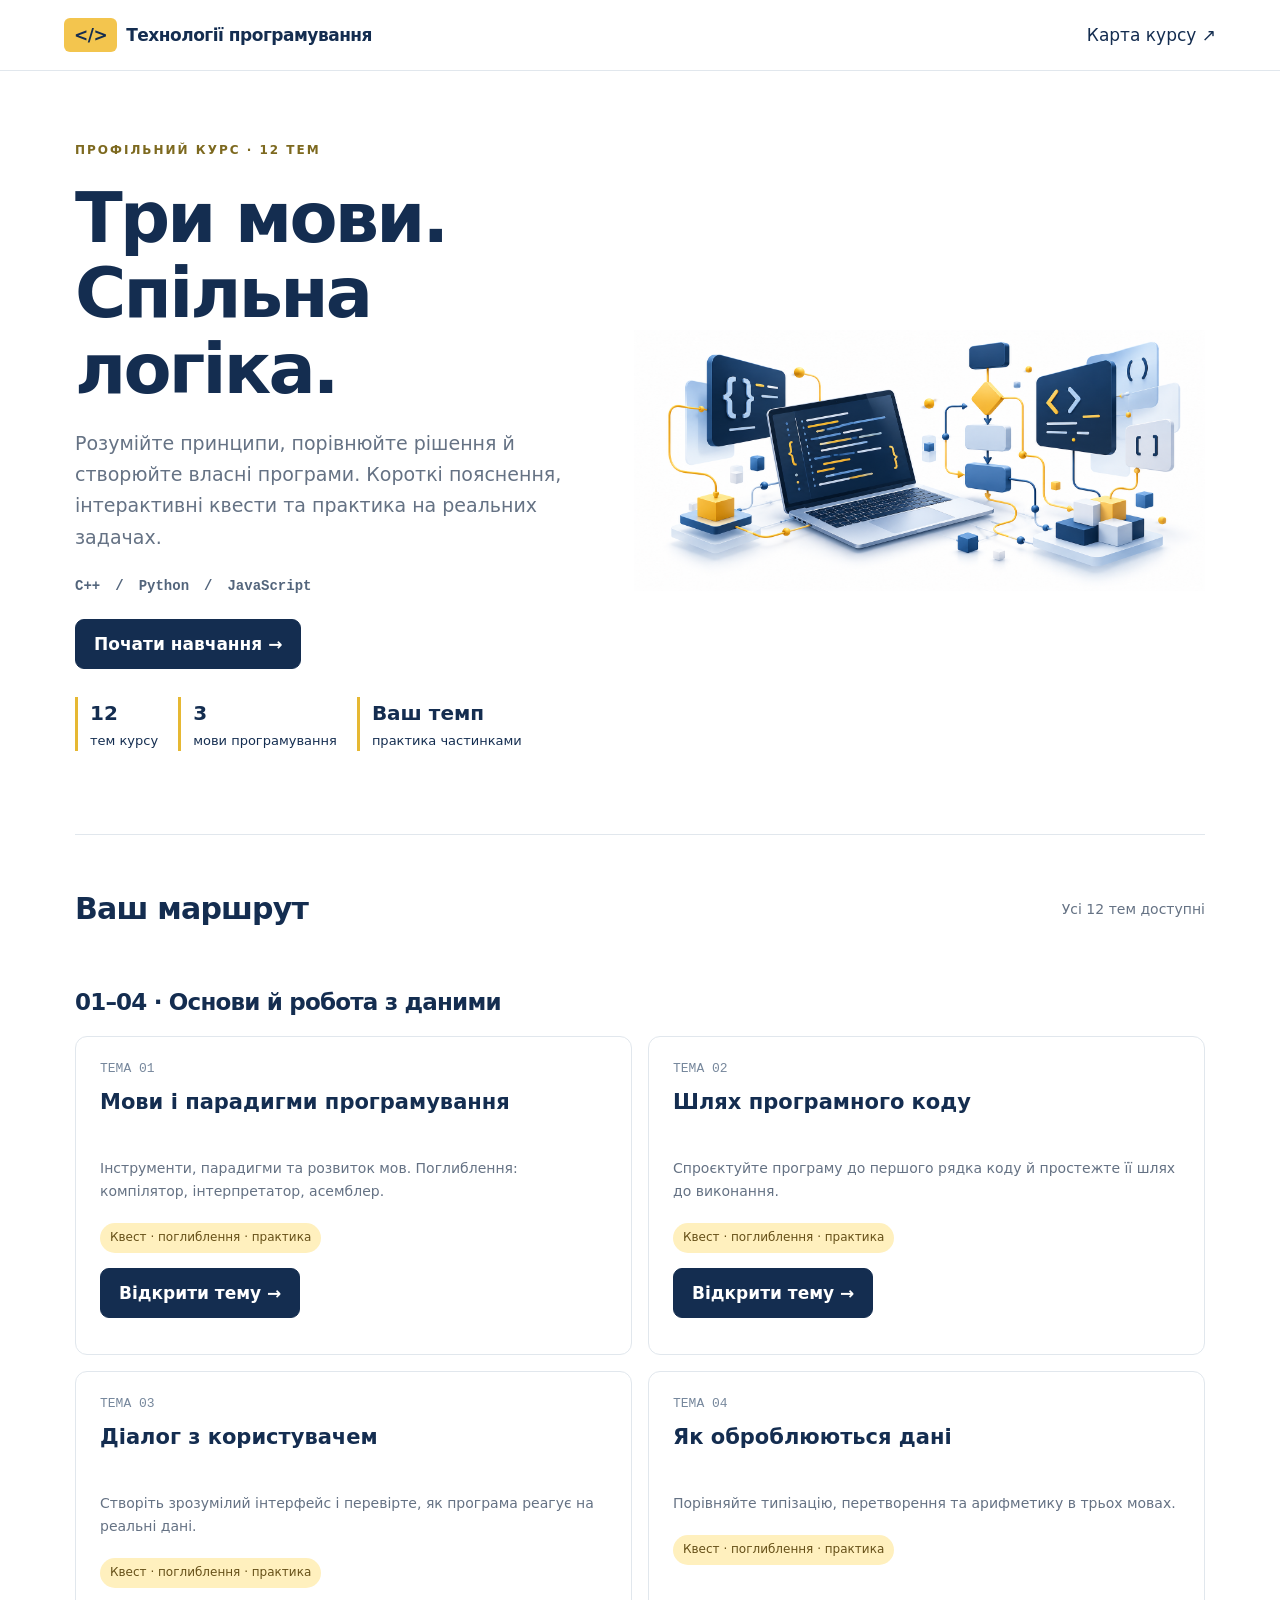
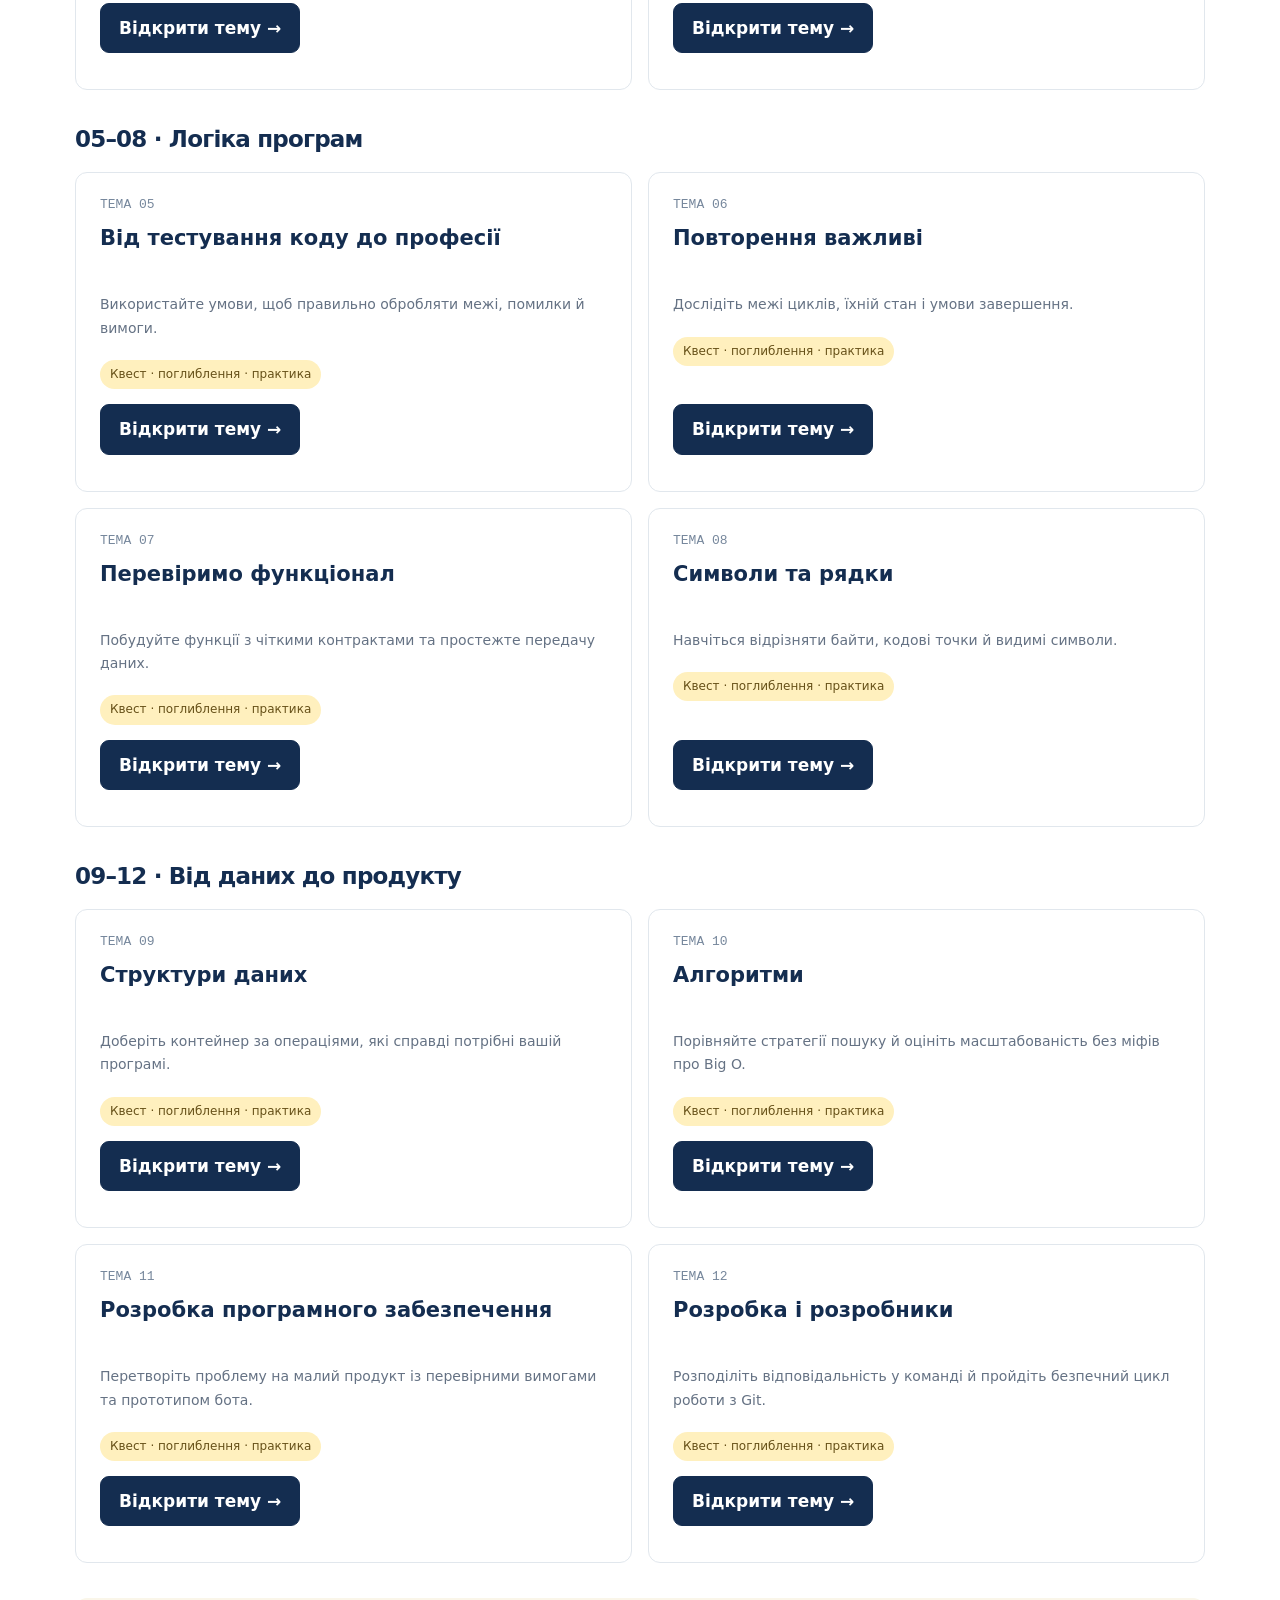
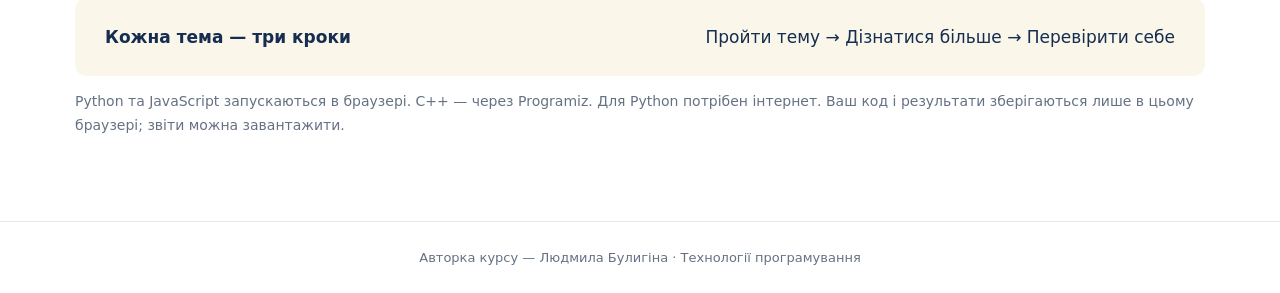
<file: index.html>
<!doctype html><html lang="uk"><head><meta charset="utf-8"><meta name="viewport" content="width=device-width,initial-scale=1"><meta name="description" content="Профільний курс Людмили Булигіної: 12 тем, квести, інтерактиви та практика C++, Python, JavaScript."><title>Технології програмування — Людмила Булигіна</title><link rel="stylesheet" href="assets/style.css"></head><body><header><a class="brand" href="index.html"><span class="mark">&lt;/&gt;</span>Технології програмування</a><a href="#course">Карта курсу ↗</a></header><main><section class="hero"><div><div class="eyebrow">Профільний курс · 12 тем</div><h1>Три мови.<br>Спільна логіка.</h1><p class="lead">Розумійте принципи, порівнюйте рішення й створюйте власні програми. Короткі пояснення, інтерактивні квести та практика на реальних задачах.</p><div class="languages"><span>C++</span><span> / </span><span>Python</span><span> / </span><span>JavaScript</span></div><a class="btn primary" href="lesson-01/index.html">Почати навчання →</a><div class="welcome-points"><div><b>12</b>тем курсу</div><div><b>3</b>мови програмування</div><div><b>Ваш темп</b>практика частинками</div></div></div><img src="hero.png" alt="Ноутбук із кодом і пов’язані блоки алгоритму в синіх та золотистих кольорах"></section><section id="course"><div class="sectionhead"><h2>Ваш маршрут</h2><span class="muted small">Усі 12 тем доступні</span></div><section class="coursegroup"><h2>01–04 · Основи й робота з даними</h2><div class="grid"><article class="card"><span class="num">ТЕМА 01</span><h3>Мови і парадигми програмування</h3><p class="muted">Інструменти, парадигми та розвиток мов. Поглиблення: компілятор, інтерпретатор, асемблер.</p><span class="tag ready">Квест · поглиблення · практика</span><a class="btn primary" href="lesson-01/index.html">Відкрити тему →</a><span class="mini-progress" data-progress="1"></span></article><article class="card"><span class="num">ТЕМА 02</span><h3>Шлях програмного коду</h3><p class="muted">Спроєктуйте програму до першого рядка коду й простежте її шлях до виконання.</p><span class="tag ready">Квест · поглиблення · практика</span><a class="btn primary" href="lesson-02/index.html">Відкрити тему →</a><span class="mini-progress" data-progress="2"></span></article><article class="card"><span class="num">ТЕМА 03</span><h3>Діалог з користувачем</h3><p class="muted">Створіть зрозумілий інтерфейс і перевірте, як програма реагує на реальні дані.</p><span class="tag ready">Квест · поглиблення · практика</span><a class="btn primary" href="lesson-03/index.html">Відкрити тему →</a><span class="mini-progress" data-progress="3"></span></article><article class="card"><span class="num">ТЕМА 04</span><h3>Як оброблюються дані</h3><p class="muted">Порівняйте типізацію, перетворення та арифметику в трьох мовах.</p><span class="tag ready">Квест · поглиблення · практика</span><a class="btn primary" href="lesson-04/index.html">Відкрити тему →</a><span class="mini-progress" data-progress="4"></span></article></div></section><section class="coursegroup"><h2>05–08 · Логіка програм</h2><div class="grid"><article class="card"><span class="num">ТЕМА 05</span><h3>Від тестування коду до професії</h3><p class="muted">Використайте умови, щоб правильно обробляти межі, помилки й вимоги.</p><span class="tag ready">Квест · поглиблення · практика</span><a class="btn primary" href="lesson-05/index.html">Відкрити тему →</a><span class="mini-progress" data-progress="5"></span></article><article class="card"><span class="num">ТЕМА 06</span><h3>Повторення важливі</h3><p class="muted">Дослідіть межі циклів, їхній стан і умови завершення.</p><span class="tag ready">Квест · поглиблення · практика</span><a class="btn primary" href="lesson-06/index.html">Відкрити тему →</a><span class="mini-progress" data-progress="6"></span></article><article class="card"><span class="num">ТЕМА 07</span><h3>Перевіримо функціонал</h3><p class="muted">Побудуйте функції з чіткими контрактами та простежте передачу даних.</p><span class="tag ready">Квест · поглиблення · практика</span><a class="btn primary" href="lesson-07/index.html">Відкрити тему →</a><span class="mini-progress" data-progress="7"></span></article><article class="card"><span class="num">ТЕМА 08</span><h3>Символи та рядки</h3><p class="muted">Навчіться відрізняти байти, кодові точки й видимі символи.</p><span class="tag ready">Квест · поглиблення · практика</span><a class="btn primary" href="lesson-08/index.html">Відкрити тему →</a><span class="mini-progress" data-progress="8"></span></article></div></section><section class="coursegroup"><h2>09–12 · Від даних до продукту</h2><div class="grid"><article class="card"><span class="num">ТЕМА 09</span><h3>Структури даних</h3><p class="muted">Доберіть контейнер за операціями, які справді потрібні вашій програмі.</p><span class="tag ready">Квест · поглиблення · практика</span><a class="btn primary" href="lesson-09/index.html">Відкрити тему →</a><span class="mini-progress" data-progress="9"></span></article><article class="card"><span class="num">ТЕМА 10</span><h3>Алгоритми</h3><p class="muted">Порівняйте стратегії пошуку й оцініть масштабованість без міфів про Big O.</p><span class="tag ready">Квест · поглиблення · практика</span><a class="btn primary" href="lesson-10/index.html">Відкрити тему →</a><span class="mini-progress" data-progress="10"></span></article><article class="card"><span class="num">ТЕМА 11</span><h3>Розробка програмного забезпечення</h3><p class="muted">Перетворіть проблему на малий продукт із перевірними вимогами та прототипом бота.</p><span class="tag ready">Квест · поглиблення · практика</span><a class="btn primary" href="lesson-11/index.html">Відкрити тему →</a><span class="mini-progress" data-progress="11"></span></article><article class="card"><span class="num">ТЕМА 12</span><h3>Розробка і розробники</h3><p class="muted">Розподіліть відповідальність у команді й пройдіть безпечний цикл роботи з Git.</p><span class="tag ready">Квест · поглиблення · практика</span><a class="btn primary" href="lesson-12/index.html">Відкрити тему →</a><span class="mini-progress" data-progress="12"></span></article></div></section></section><div class="strip"><strong>Кожна тема — три кроки</strong><span>Пройти тему → Дізнатися більше → Перевірити себе</span></div><p class="small muted">Python та JavaScript запускаються в браузері. C++ — через Programiz. Для Python потрібен інтернет. Ваш код і результати зберігаються лише в цьому браузері; звіти можна завантажити.</p></main><footer>Авторка курсу — Людмила Булигіна · Технології програмування</footer><script>let progress={};try{progress=JSON.parse(localStorage.getItem('tech-v2')||'{}')}catch{}document.querySelectorAll('[data-progress]').forEach(e=>{const n=e.dataset.progress;const marks=[];if(progress['done'+n])marks.push('Квест пройдено ✓');if(progress['score'+n]!=null)marks.push('Самоперевірка '+progress['score'+n]+'/4');if(n==='1'){try{if(JSON.parse(localStorage.getItem('tech-progress')||'{}').quest)marks.push('Квест пройдено ✓')}catch{}}e.textContent=marks.join(' · ')});</script></body></html>
</file>
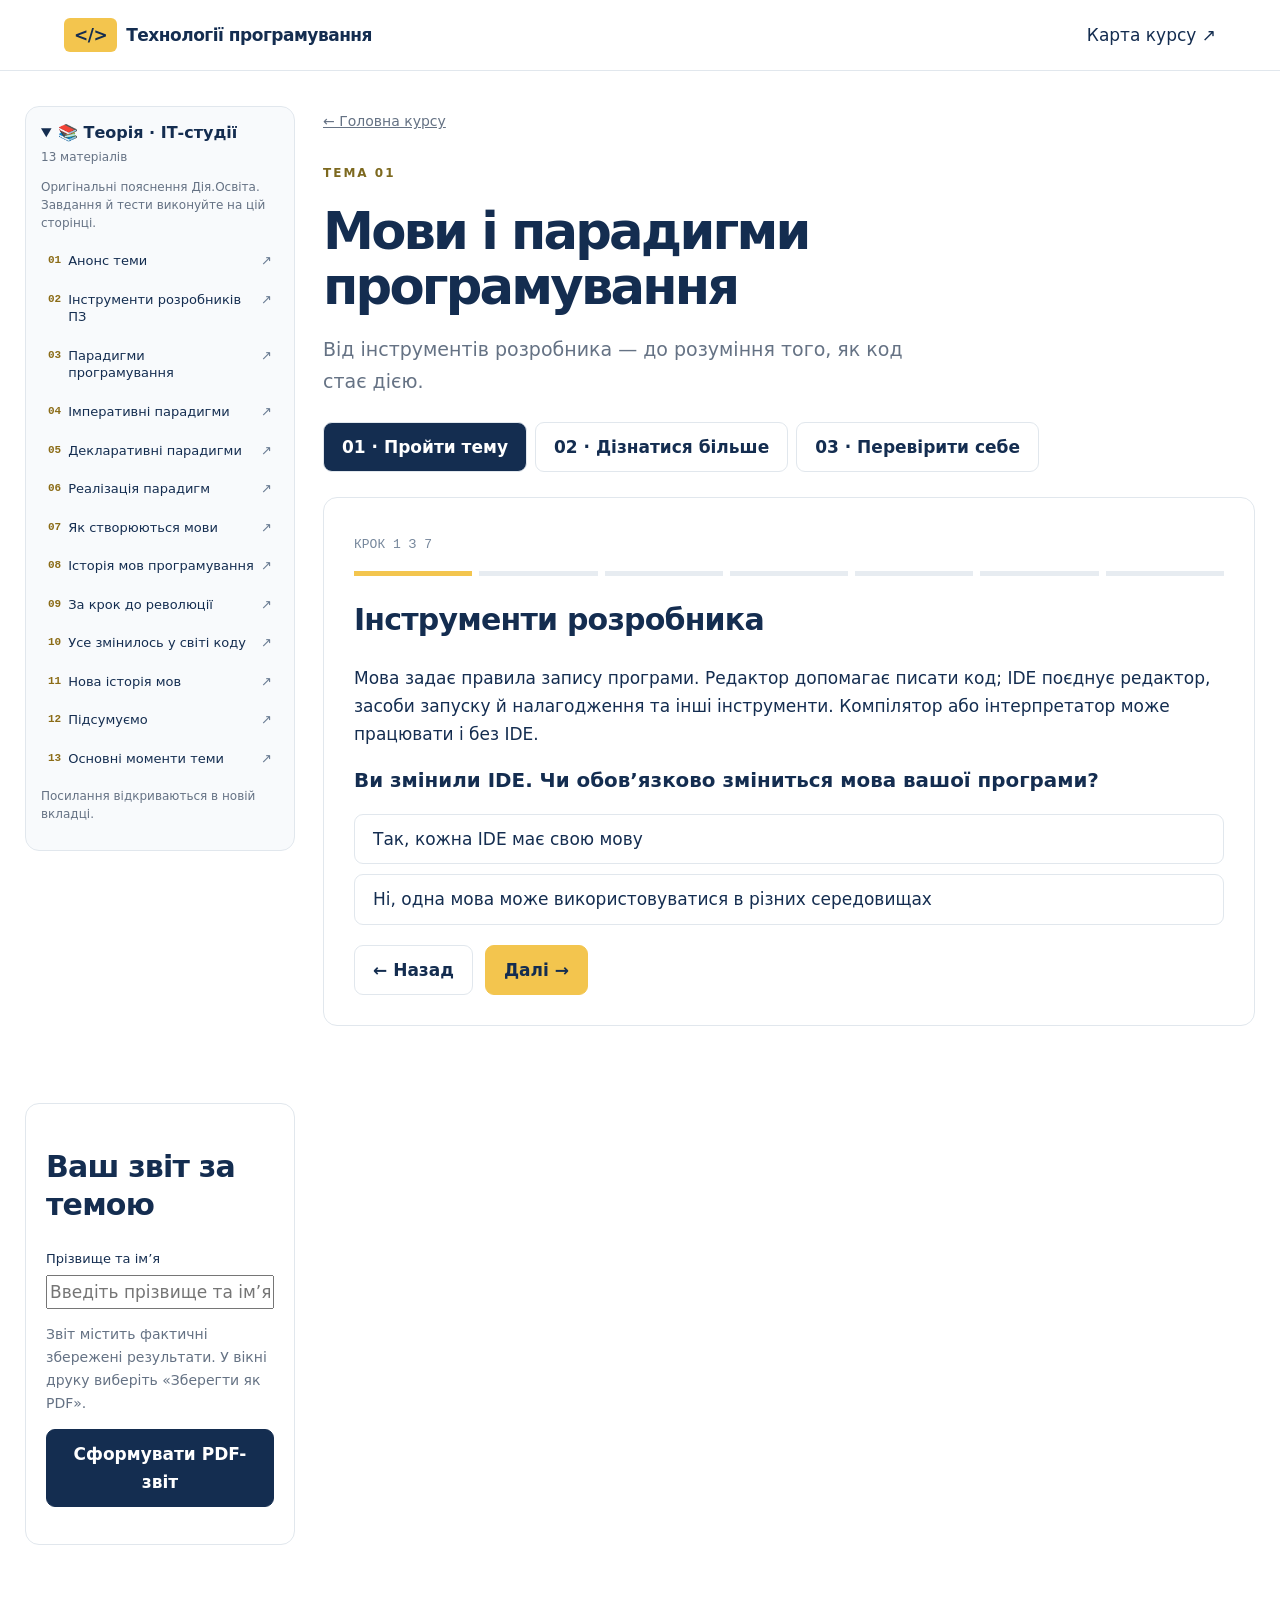
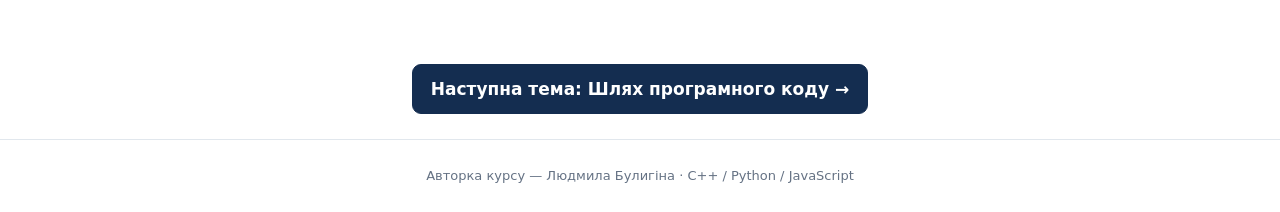
<file: lesson-01/index.html>
<!doctype html><html lang="uk"><meta charset="utf-8"><meta name="viewport" content="width=device-width,initial-scale=1"><title>Технології програмування — Людмила Булигіна</title><style>
:root{--navy:#142d50;--gold:#f3c54e;--muted:#657284;--line:#e1e7ed}*{box-sizing:border-box}body{margin:0;font:17px/1.65 system-ui,sans-serif;color:var(--navy);background:#fff}button,a,input,textarea,select{font:inherit}button,a{touch-action:manipulation}button,.btn{cursor:pointer;border:1px solid var(--line);border-radius:9px;padding:10px 18px;background:white;color:var(--navy);text-decoration:none;display:inline-block;font-weight:650}button:hover,.btn:hover{border-color:var(--navy);transform:translateY(-1px)}button:focus-visible,a:focus-visible{outline:3px solid #d9a715;outline-offset:3px}.primary{background:var(--navy);color:white;border-color:var(--navy)}.gold{background:var(--gold);border-color:var(--gold)}header{border-bottom:1px solid var(--line);padding:21px max(5%,calc((100% - 1180px)/2));display:flex;justify-content:space-between;align-items:center;gap:15px}header a{color:inherit;text-decoration:none}.brand{font-weight:800;letter-spacing:-.5px}.mark{background:var(--gold);padding:7px 10px;border-radius:6px;margin-right:9px}main{max-width:1180px;margin:auto;padding:35px 25px 70px}.hero{display:grid;grid-template-columns:1.1fr .9fr;align-items:center;gap:40px;padding:35px 0 55px}.eyebrow{text-transform:uppercase;letter-spacing:2px;font-size:12px;font-weight:800;color:#7d691f}h1{font-size:clamp(40px,5.8vw,70px);line-height:1.08;letter-spacing:-2.8px;margin:20px 0}h2{font-size:30px;line-height:1.25;letter-spacing:-.8px}h3{line-height:1.35}.lead{color:var(--muted);max-width:580px;font-size:19px}.hero img{width:100%;max-height:380px;object-fit:contain}.languages{display:flex;gap:15px;margin:25px 0;color:#53657c;font:600 14px monospace}.sectionhead{display:flex;justify-content:space-between;align-items:center;border-top:1px solid var(--line);padding-top:30px}.muted{color:var(--muted)}.grid{display:grid;grid-template-columns:repeat(2,1fr);gap:16px}.card{border:1px solid var(--line);padding:24px;border-radius:12px;position:relative}.card.active{background:#f5f8fc;border-color:#c9d5e2}.num{font:500 13px monospace;color:#76879c}.card h3{margin:12px 0}.tag{font-size:12px;background:#eef2f6;border-radius:20px;padding:5px 10px;display:inline-block}.tag.ready{background:#fff0be;color:#665018}.card a{margin-top:14px}.arrow{float:right}.strip{margin-top:35px;background:#faf6e9;padding:25px 30px;border-radius:12px;display:flex;justify-content:space-between;gap:30px}.tabs{display:flex;gap:8px;flex-wrap:wrap;margin:25px 0}.tabs button[aria-selected=true]{background:var(--navy);color:white}.panel{border:1px solid var(--line);border-radius:14px;padding:30px;margin-bottom:25px}.stepbar{display:flex;gap:7px;margin:15px 0}.stepbar span{height:5px;background:#e7ecf1;flex:1}.stepbar .done{background:var(--gold)}.options{display:grid;gap:10px;margin:20px 0}.options button{text-align:left;font-weight:500}.feedback{padding:13px 16px;background:#f4f7fa;margin-top:16px;border-radius:8px;min-height:50px}.success{color:#176849}.error{color:#a43e29}.row{display:flex;gap:12px;align-items:center;flex-wrap:wrap}.runners{display:grid;grid-template-columns:repeat(3,1fr);gap:15px}.runner{border:1px solid var(--line);border-radius:10px;overflow:hidden}.runner h3{padding:15px;margin:0;background:#f2f5f8}.runner .inside{padding:14px}textarea.code{background:#14283f;color:#eff5fd;font:14px/1.6 monospace;width:100%;min-height:220px;resize:vertical;padding:14px;border:0;border-radius:7px;tab-size:4}textarea.stdin{width:100%;height:70px;border:1px solid var(--line);border-radius:7px;padding:8px;font:14px monospace}pre.output{white-space:pre-wrap;overflow-wrap:anywhere;background:#f0f4f8;min-height:70px;padding:12px;font-size:14px}label{display:block;font-size:13px;margin:12px 0 5px}progress{width:100%;accent-color:#d9aa20}.tokens{display:flex;gap:10px;flex-wrap:wrap;margin:20px 0}.token{background:#fff6d5}.drop{border:2px dashed #bac8d9;padding:20px;border-radius:10px;min-height:100px;margin:12px 0}.token.chosen{outline:3px solid #c4981a}.path{background:#f3f6fa;padding:18px;border-left:4px solid var(--gold);margin:20px 0;font-weight:650}.small{font-size:14px}.hidden{display:none!important}footer{border-top:1px solid var(--line);padding:25px;color:#657284;font-size:13px;text-align:center}details{border-bottom:1px solid var(--line);padding:16px 0}summary{cursor:pointer;font-weight:650}@media(max-width:760px){.hero{grid-template-columns:1fr;gap:0;padding-top:5px}.hero img{max-height:230px;grid-row:2}.grid,.runners{grid-template-columns:1fr}h1{letter-spacing:-1.5px}.strip{display:block}header{font-size:13px;padding:15px}.panel{padding:20px}main{padding:25px 18px}.sectionhead{display:block}}

/* Панель джерел ІТ-студій: лише урок 01 */
#lesson-layout{max-width:1320px}body.lesson-active #lesson-layout{display:grid;grid-template-columns:minmax(230px,270px) minmax(0,1fr);gap:28px;align-items:start}#app{min-width:0}.it-theory{display:none}body.lesson-active .it-theory{display:block;position:sticky;top:14px;max-height:calc(100vh - 28px);overflow:auto;border:1px solid var(--line);border-radius:14px;background:#f8fafc;padding:15px}.it-theory details{padding:0;border:0}.it-theory summary{font-size:16px;line-height:1.4}.it-count{display:block;color:var(--muted);font-size:12px;font-weight:500;margin:5px 0}.it-note{font-size:12px;color:var(--muted);line-height:1.5;margin:12px 0}.it-links{display:flex;flex-direction:column;gap:5px}.it-links a{display:flex;align-items:start;gap:7px;color:var(--navy);padding:8px 7px;text-decoration:none;border-radius:7px;font-size:13px;line-height:1.35}.it-links a:hover,.it-links a:focus-visible{background:#e7eef7}.it-links a span:last-child{margin-left:auto;color:#687a91}.it-num{color:#8b6c17;font:600 11px monospace;padding-top:2px}@media(max-width:900px){body.lesson-active #lesson-layout{display:block}.it-theory{position:static!important;max-height:none!important;margin-bottom:22px}.it-theory details:not([open]){padding-bottom:0}.it-links a{font-size:14px}}@media print{.it-theory{display:none!important}body.lesson-active #lesson-layout{display:block}}
</style><header><a class="brand" href="../index.html"><span class="mark">&lt;/&gt;</span>Технології програмування</a><a href="../index.html#course">Карта курсу ↗</a></header><main id="lesson-layout"><aside id="it-theory" class="it-theory" aria-label="Теорія ІТ-студій"><details open><summary>📚 Теорія · ІТ-студії <span class="it-count">13 матеріалів</span></summary><p class="it-note">Оригінальні пояснення Дія.Освіта. Завдання й тести виконуйте на цій сторінці.</p><nav class="it-links"><a href="https://it-osvita.diia.gov.ua/task/item/d7fa5f1d-0c88-401a-8a77-02b778d18135" target="_blank" rel="noopener noreferrer"><span class="it-num">01</span>Анонс теми<span aria-hidden="true">↗</span></a><a href="https://it-osvita.diia.gov.ua/task/item/9e5805eb-7066-49fe-bd6a-d29b8d3475ae" target="_blank" rel="noopener noreferrer"><span class="it-num">02</span>Інструменти розробників ПЗ<span aria-hidden="true">↗</span></a><a href="https://it-osvita.diia.gov.ua/task/item/2cc9e6a6-c4f1-4667-a7c1-9237d8a1138e" target="_blank" rel="noopener noreferrer"><span class="it-num">03</span>Парадигми програмування<span aria-hidden="true">↗</span></a><a href="https://it-osvita.diia.gov.ua/task/item/f9ad5381-49ab-400c-b254-e231c1d52c80" target="_blank" rel="noopener noreferrer"><span class="it-num">04</span>Імперативні парадигми<span aria-hidden="true">↗</span></a><a href="https://it-osvita.diia.gov.ua/task/item/d39000cd-c99f-49b0-aea5-e3320e5c5a82" target="_blank" rel="noopener noreferrer"><span class="it-num">05</span>Декларативні парадигми<span aria-hidden="true">↗</span></a><a href="https://it-osvita.diia.gov.ua/task/item/6688f7c9-849e-4d02-8fab-a560fe509482" target="_blank" rel="noopener noreferrer"><span class="it-num">06</span>Реалізація парадигм<span aria-hidden="true">↗</span></a><a href="https://it-osvita.diia.gov.ua/task/item/b13b9f86-dde6-40f0-ab25-3ea6ae072c68" target="_blank" rel="noopener noreferrer"><span class="it-num">07</span>Як створюються мови<span aria-hidden="true">↗</span></a><a href="https://it-osvita.diia.gov.ua/task/item/0cccb676-da75-44e3-8ef8-c4c3eaf1c70f" target="_blank" rel="noopener noreferrer"><span class="it-num">08</span>Історія мов програмування<span aria-hidden="true">↗</span></a><a href="https://it-osvita.diia.gov.ua/task/item/9db403ed-1060-4a69-9aeb-e84e648e3a6d" target="_blank" rel="noopener noreferrer"><span class="it-num">09</span>За крок до революції<span aria-hidden="true">↗</span></a><a href="https://it-osvita.diia.gov.ua/task/item/b62049de-4055-416d-8300-cb2e9b04ee7c" target="_blank" rel="noopener noreferrer"><span class="it-num">10</span>Усе змінилось у світі коду<span aria-hidden="true">↗</span></a><a href="https://it-osvita.diia.gov.ua/task/item/1a546d6f-0647-4add-aedb-2e8a10f74b3e" target="_blank" rel="noopener noreferrer"><span class="it-num">11</span>Нова історія мов<span aria-hidden="true">↗</span></a><a href="https://it-osvita.diia.gov.ua/task/item/0ef4bb1c-27c2-4353-938e-68d464c2a52e" target="_blank" rel="noopener noreferrer"><span class="it-num">12</span>Підсумуємо<span aria-hidden="true">↗</span></a><a href="https://it-osvita.diia.gov.ua/task/item/26db821c-c9a6-40e3-82f1-5fb8e3553255" target="_blank" rel="noopener noreferrer"><span class="it-num">13</span>Основні моменти теми<span aria-hidden="true">↗</span></a></nav><p class="it-note">Посилання відкриваються в новій вкладці.</p></details></aside><div id="app"></div></main><div style="text-align:center;margin:25px"><a class="btn primary" href="../lesson-02/index.html">Наступна тема: Шлях програмного коду →</a></div><footer>Авторка курсу — Людмила Булигіна · C++ / Python / JavaScript</footer><script>
const titles=['Мови і парадигми програмування','Шлях програмного коду','Діалог з користувачем','Типи даних','Від тестування коду до професії','Повторення важливі','Перевіримо функціонал','Символи і рядки','Структури даних','Алгоритми'];
const $=s=>document.querySelector(s);const app=$('#app');let step=0,tab='quest',passed=false;let saved={};try{saved=JSON.parse(localStorage.getItem('tech-progress')||'{}')}catch{}function persist(){try{localStorage.setItem('tech-progress',JSON.stringify(saved))}catch{}}const esc=s=>s.replaceAll('&','&amp;').replaceAll('<','&lt;').replaceAll('>','&gt;');
function home(){document.body.classList.remove('lesson-active');app.innerHTML=`<section class="hero"><div><div class="eyebrow">Профільний курс · 10 тем</div><h1>Три мови.<br>Спільна логіка.</h1><p class="lead">Зрозумійте принципи програмування й навчіться бачити їх у різному коді. Від першої команди — до усвідомленого вибору інструментів.</p><div class="languages"><span>C++</span><span> / </span><span>Python</span><span> / </span><span>JavaScript</span></div><a class="btn primary" href="#lesson-1">Почати навчання →</a></div><img src="../hero.png" alt="Ноутбук із кодом і поєднані блоки алгоритму в синіх та золотистих кольорах"></section><section id="course"><div class="sectionhead"><h2>Ваш маршрут</h2><span class="muted small">01 / 10 тем доступно</span></div><div class="grid">${titles.map((t,i)=>`<article class="card ${i===0?'active':''}"><span class="num">ТЕМА ${String(i+1).padStart(2,'0')}</span><span class="arrow">${i===0?'↗':'○'}</span><h3>${t}</h3><span class="tag ${i===0?'ready':''}">${i===0?(saved.quest?'Квест пройдено':'Доступна для навчання'):'Інтерактиви готуються'}</span>${i===0?'<br><a class="btn primary" href="#lesson-1">Відкрити тему →</a>':''}</article>`).join('')}</div></section><div class="strip"><strong>Навчайтеся частинками</strong><span>Пройти тему → Дізнатися більше → Перевірити себе</span></div>`;}
const steps=[{title:'Інструменти розробника',text:'Мова задає правила запису програми. Редактор допомагає писати код; IDE поєднує редактор, засоби запуску й налагодження та інші інструменти. Компілятор або інтерпретатор може працювати і без IDE.',q:'Ви змінили IDE. Чи обов’язково зміниться мова вашої програми?',opts:['Так, кожна IDE має свою мову','Ні, одна мова може використовуватися в різних середовищах'],answer:1,why:'IDE — інструмент роботи. Мова та середовище розробки — різні поняття.'},{title:'Високий і низький рівень',text:'Високорівневі мови приховують багато деталей апаратури. C++, Python і JavaScript — високорівневі мови, хоча рівень абстракції різниться. Мова асемблера пов’язана з конкретною архітектурою; асемблер — програма, яка перекладає її інструкції.',q:'Що правильно названо програмою-перекладачем?',opts:['Мова асемблера','Асемблер'],answer:1,why:'Не плутайте мову асемблера з інструментом її перекладу.'},{title:'Як чи що?',text:'Імперативний підхід описує кроки та зміни стану. Декларативний описує потрібний результат або умови. Наприклад, цикл, що відбирає дорослих користувачів, задає кроки; запит SQL із WHERE age >= 18 задає умову відбору.',q:'SELECT name FROM users WHERE age >= 18 — який підхід ілюструє цей запит?',opts:['Імперативний','Декларативний'],answer:1,why:'Запит описує потрібні дані. Спосіб їх отримання обирає система керування базою даних.'},{title:'Парадигми можна поєднувати',text:'Структурний підхід організовує керування через послідовність, розгалуження й цикли. ООП об’єднує дані та поведінку в об’єктах. Функціональний стиль спирається на композицію функцій і зменшує зміни стану. Логічний — на факти й правила. C++, Python і JavaScript підтримують кілька підходів.',q:'У Python є функції. Чи означає це, що будь-яка Python-програма є функціональною?',opts:['Так, достатньо оголосити функцію','Ні, важливий спосіб організації обчислень'],answer:1,why:'Наявність функцій сама по собі не визначає парадигму програми.'},{title:'Hello, World — спільний експеримент',text:'Коротка програма привітання перевіряє весь шлях: запис коду, запуск та виведення. Традицію популяризувала книжка The C Programming Language (1978). Нижче порівняйте однакову дію трьома мовами.',q:'Що перевіряє успішний запуск Hello, World?',opts:['Що середовище може виконати цю просту програму й показати результат','Що будь-яка наступна програма не матиме помилок'],answer:0,why:'Це перша перевірка працездатності середовища, а не доказ правильності всіх програм.'},{title:'Чому з’являються нові мови?',text:'Мови розвиваються разом із задачами: Fortran — наукові обчислення (1957), C — системне програмування (1972), C++ — розвиток ідей C та абстракцій (1980-ті), Python — читабельність і універсальність (1991), JavaScript — взаємодія у вебі (1995). Старі мови можуть залишатися корисними десятиліттями.',q:'Команда обирає мову для проєкту. Який аргумент найсильніший?',opts:['Вона найновіша','Вона пасує до задачі, платформи, бібліотек і досвіду команди'],answer:1,why:'Вибір мови залежить від контексту. Один рейтинг не визначає найкращий інструмент.'},{title:'Як створюють мову',text:'У типовому інструменті обробки мови лексичний аналіз виділяє токени, синтаксичний — будує структуру, а семантичний перевіряє зміст. Далі можливі генерація іншого коду або виконання. Навчальна мова може перекладатися, наприклад, у JavaScript; це лише один можливий шлях.',q:'Парсер побудував дерево програми. Чи означає це, що програма вже виконана?',opts:['Так','Ні, аналіз структури та виконання — різні етапи'],answer:1,why:'Коректна структура ще не гарантує правильного змісту або успішного виконання.'}];
function lesson(){document.body.classList.add('lesson-active');app.innerHTML=`<a href="../index.html" class="small muted">← Головна курсу</a><div class="eyebrow" style="margin-top:30px">Тема 01</div><h1 style="font-size:clamp(32px,4vw,52px)">Мови і парадигми<br>програмування</h1><p class="lead">Від інструментів розробника — до розуміння того, як код стає дією.</p><div class="tabs" role="tablist">${[['quest','01 · Пройти тему'],['more','02 · Дізнатися більше'],['test','03 · Перевірити себе']].map(([id,t])=>`<button role="tab" aria-selected="${tab===id}" onclick="setTab('${id}')">${t}</button>`).join('')}</div><div id="content"></div>`;renderTab()}
function setTab(t){tab=t;lesson()}function renderTab(){if(tab==='quest')quest();if(tab==='more')more();if(tab==='test')test()}
function quest(){const s=steps[step];passed=false;$('#content').innerHTML=`<div class="panel"><span class="num">КРОК ${step+1} З ${steps.length}</span><div class="stepbar">${steps.map((_,i)=>`<span class="${i<=step?'done':''}"></span>`).join('')}</div><h2>${s.title}</h2><p>${s.text}</p><h3>${s.q}</h3><div class="options">${s.opts.map((o,i)=>`<button onclick="answer(${i})">${o}</button>`).join('')}</div><div id="feedback" role="status"></div><div class="row" style="margin-top:20px"><button onclick="move(-1)" ${step===0?'disabled':''}>← Назад</button><button id="next" class="gold" onclick="move(1)" disabled>${step===steps.length-1?'Завершити квест ✓':'Далі →'}</button></div></div>${step===4?runnerHTML():''}`;if(step===4)initRunners()}
function answer(i){passed=i===steps[step].answer;$('#feedback').className='feedback '+(passed?'success':'error');$('#feedback').textContent=(passed?'✓ Правильно. ':'Спробуйте ще. ')+steps[step].why;$('#next').disabled=!passed}function move(n){if(n>0&&!passed)return;if(step+n>=steps.length){saved.quest=true;persist();$('#content').innerHTML='<div class="panel"><h2>Квест пройдено ✓</h2><p>Ви розрізняєте мову, інструменти й парадигми. Тепер дослідіть шлях виконання коду.</p><button class="gold" onclick="setTab(\'more\')">Дізнатися більше →</button></div>';return}step+=n;quest()}
function more(){$('#content').innerHTML=`<div class="panel"><span class="eyebrow">За запитом учениці</span><h2>Що відбувається після Run?</h2><p><b>Компілятор</b> перекладає програму в інше подання: машинний код, байткод або іншу мову. <b>Інтерпретатор</b> виконує програму чи її проміжне подання. <b>Асемблер</b> перекладає інструкції мови асемблера в машинний код, зазвичай у складі об’єктного файла.</p><div class="row">${['C++','CPython','JavaScript','Асемблер'].map(t=>`<button onclick="showPath('${t}')">${t}</button>`).join('')}</div><div id="path" class="path" aria-live="polite"></div><p class="small muted">Це навчальні схеми типових реалізацій. Мова не прив’язана назавжди до одного способу виконання. Компіляція та інтерпретація можуть поєднуватися.</p><details><summary>Чому інтерпретатор — не просто «рядок за рядком»?</summary><p>Інтерпретатор може спочатку проаналізувати всю програму, а потім виконувати дерево чи байткод. Наприклад, синтаксична помилка наприкінці Python-файла може зупинити запуск до першого print().</p></details><details><summary>JIT: компіляція під час виконання</summary><p>JIT-компілятор створює машинний код під час роботи програми. Сучасні JavaScript-рушії можуть поєднувати інтерпретацію, профілювання та JIT-компіляцію.</p></details><details><summary>Об’єктний файл ще не готова програма</summary><p>Компонувальник (лінкер) об’єднує об’єктні файли й бібліотеки, розв’язуючи посилання між ними. Результат можна завантажити й виконати.</p></details></div><div class="panel"><h2>Знайдіть інструмент для задачі</h2><p>Перетягніть інструмент у відповідну зону. Або натисніть інструмент, а потім зону.</p><div class="tokens">${['Компілятор','Інтерпретатор','Асемблер'].map(t=>`<button class="token" draggable="true" ondragstart="dragToken(event,'${t}')" onclick="chooseToken(this,'${t}')">${t}</button>`).join('')}</div>${[['Асемблер','Перекласти інструкції мови асемблера'],['Компілятор','Перекласти програму в інше подання'],['Інтерпретатор','Виконати програму або її байткод']].map(([a,q])=>`<div class="drop" role="button" tabindex="0" onkeydown="if(event.key==='Enter'||event.key===' '){event.preventDefault();dropToken(this,'${a}')}" ondragover="event.preventDefault()" ondrop="event.preventDefault();dropToken(this,'${a}')" onclick="dropToken(this,'${a}')" data-q="${q}">${q}</div>`).join('')}<div id="matchfeedback" role="status"></div></div>${runnerHTML()}<p class="small muted">Довідка: <a href="https://docs.python.org/3/glossary.html" target="_blank" rel="noopener">Python: байткод та інтерпретатор</a> · <a href="https://developer.mozilla.org/en-US/docs/Web/JavaScript/Guide/Introduction" target="_blank" rel="noopener">JavaScript: середовища виконання</a></p>`;showPath('C++');initRunners()}
function showPath(t){const p={'C++':['Код C++ → компіляція → об’єктні файли → компонування → виконання','У типовому нативному інструментарії компіляція включає кілька стадій; асемблер може бути окремою або вбудованою стадією.'],'CPython':['Код Python → компіляція в байткод → виконання інтерпретатором','CPython — поширена реалізація Python. Байткод не є машинним кодом процесора.'],'JavaScript':['Код JavaScript → аналіз → виконання рушієм → можлива JIT-компіляція','Конкретні етапи залежать від рушія. Тут код виконується браузерним рушієм у Web Worker.'],'Асемблер':['Код мовою асемблера → асемблер → об’єктний файл → компонування → виконання','Інструкції та їх кодування залежать від архітектури процесора.']}[t];$('#path').innerHTML=p[0]+'<p class="small" style="font-weight:400">'+p[1]+'</p>'}
let token='';function dragToken(e,t){token=t;e.dataTransfer.setData('text/plain',t)}function chooseToken(el,t){token=t;document.querySelectorAll('.token').forEach(e=>e.classList.remove('chosen'));el.classList.add('chosen')}function dropToken(el,a){if(!token){$('#matchfeedback').textContent='Спочатку виберіть інструмент.';return}if(token===a){el.textContent='✓ '+el.dataset.q+' — '+a;el.style.borderColor='#398460';el.style.background='#f0faf4';$('#matchfeedback').textContent='Правильно!'}else{$('#matchfeedback').textContent='Поки не збігається. Згадайте, що робить цей інструмент.'}}
const codes={py:'name = input("Ваше ім’я: ")\nprint("Привіт,", name)\nprint(2 + 3)',js:'const name = prompt("Ваше ім’я:");\nprint("Привіт,", name);\nconsole.log(2 + 3);',cpp:'#include <iostream>\n#include <string>\nusing namespace std;\nint main() {\n    string name;\n    getline(cin, name);\n    cout << "Привіт, " << name << endl;\n    cout << 2 + 3 << endl;\n    return 0;\n}'};
function runnerHTML(){return `<section><h2>Лабораторія трьох мов</h2><p class="muted">Змініть привітання. Запустіть приклад. Порівняйте синтаксис і результат.</p><div class="runners">${[['py','Python'],['js','JavaScript'],['cpp','C++']].map(([id,n])=>`<article class="runner"><h3>${n}</h3><div class="inside"><label for="code-${id}">Код програми</label><textarea class="code" id="code-${id}" spellcheck="false">${esc(saved['code-'+id]||codes[id])}</textarea>${id!=='cpp'?`<label for="in-${id}">Вхідні дані · кожна відповідь з нового рядка</label><textarea class="stdin" id="in-${id}">Світ</textarea><div class="row"><button class="primary" id="run-${id}" onclick="runCode('${id}')">▶ Запустити</button><button onclick="stopCode('${id}')">■ Стоп</button></div><pre class="output" id="out-${id}" aria-live="polite">Тут з’явиться результат</pre>`:`<p class="small">1. Скопіюйте код.<br>2. Відкрийте Programiz.<br>3. Вставте код, запустіть і введіть ім’я в консолі сервісу.</p><button onclick="copyCpp()">Скопіювати код</button><a class="btn primary" style="margin-top:10px" href="https://www.programiz.com/cpp-programming/online-compiler/" target="_blank" rel="noopener">Відкрити Programiz ↗</a><p id="copy-status" role="status" class="small"></p>`}<button class="small" onclick="resetCode('${id}')">Початковий приклад</button></div></article>`).join('')}</div><p class="small muted">Python потребує завантаження Pyodide з інтернету під час першого запуску. У нашому JavaScript print() — навчальна функція виведення; також працює console.log(). prompt() бере рядки з поля вхідних даних.</p></section>`}
function initRunners(){document.querySelectorAll('.code').forEach(e=>e.addEventListener('input',()=>{saved[e.id]=e.value;persist()}))}function resetCode(id){$('#code-'+id).value=codes[id];saved['code-'+id]=codes[id];persist()}async function copyCpp(){try{await navigator.clipboard.writeText($('#code-cpp').value);$('#copy-status').textContent='✓ Код скопійовано'}catch{$('#code-cpp').select();$('#copy-status').textContent='Натисніть Ctrl+C, щоб скопіювати виділений код.'}}
let workers={},timers={};function stopCode(id){if(workers[id]){workers[id].terminate();delete workers[id];clearTimeout(timers[id]);const b=$('#run-'+id);if(b)b.disabled=false;const out=$('#out-'+id);if(out)out.textContent+='\nВиконання зупинено.'}}
function runCode(id){stopCode(id);const output=$('#out-'+id);output.textContent=id==='py'?'Завантажуємо Python…':'Виконуємо…';$('#run-'+id).disabled=true;const common=`const lines=input.split('\\n');let pos=0;function read(){if(pos>=lines.length)throw new Error('Недостатньо вхідних даних: додайте рядок у поле введення.');return lines[pos++];}function write(...v){postMessage({type:'out',text:v.map(x=>typeof x==='object'?JSON.stringify(x):String(x)).join(' ')});}`;const source=id==='js'?`onmessage=({data:{code,input}})=>{${common}try{const print=write;const console={log:write,warn:write,error:write};const prompt=()=>read();new Function('print','console','prompt',code)(print,console,prompt);postMessage({type:'done'})}catch(e){postMessage({type:'error',text:e.name+': '+e.message})}}`:`importScripts('https://cdn.jsdelivr.net/pyodide/v0.27.7/full/pyodide.js');let runtime;onmessage=async({data:{code,input}})=>{${common}try{runtime=await loadPyodide({indexURL:'https://cdn.jsdelivr.net/pyodide/v0.27.7/full/'});runtime.setStdout({batched:s=>write(s)});runtime.setStderr({batched:s=>write(s)});runtime.setStdin({stdin:()=>read()});postMessage({type:'ready'});await runtime.runPythonAsync(code);postMessage({type:'done'})}catch(e){postMessage({type:'error',text:String(e)})}}`;
const url=URL.createObjectURL(new Blob([source],{type:'text/javascript'}));const w=new Worker(url);URL.revokeObjectURL(url);workers[id]=w;let started=false;const finish=()=>{clearTimeout(timers[id]);w.terminate();delete workers[id];const b=$('#run-'+id);if(b)b.disabled=false};w.onmessage=({data:d})=>{if(d.type==='ready'){output.textContent='';return}if(d.type==='out'){if(!started){output.textContent='';started=true}output.textContent+=(output.textContent?'\n':'')+d.text}else if(d.type==='error'){output.textContent=d.text;finish()}else if(d.type==='done'){if(!started)output.textContent='Виконано без виведення.';finish()}};w.onerror=e=>{output.textContent='Не вдалося виконати код. '+e.message+' Перевірте інтернет і спробуйте ще раз.';finish()};timers[id]=setTimeout(()=>{stopCode(id);output.textContent+='\nПеревищено час очікування. Для Python перевірте інтернет і повторіть запуск.'},id==='py'?90000:5000);w.postMessage({code:$('#code-'+id).value,input:$('#in-'+id).value})}
const questions=[['Ви компілюєте C++ і отримуєте object-файл. Що зазвичай потрібно далі?',['Компонування з іншими файлами й бібліотеками','Відкрити файл у текстовому редакторі й натиснути print'],0,'Об’єктні файли зазвичай поєднує компонувальник.'],['Python спочатку створює байткод. Чи суперечить це виконанню інтерпретатором?',['Так, компіляція виключає інтерпретацію','Ні, ці етапи можуть поєднуватись'],1,'У CPython байткод виконує інтерпретатор.'],['Учень каже: «JavaScript print залежить від віку мови». Що ви уточните?',['Виведення залежить від середовища та доступних функцій','print завжди є стандартною командою JS для текстового виведення'],0,'У цьому раннері print додано спеціально. У звичайному вікні браузера window.print викликає друк сторінки.'],['Програма використовує класи та цикли. Це суперечність?',['Так, треба обрати лише одну парадигму','Ні, підходи можуть співіснувати'],1,'Багатопарадигмові мови дозволяють поєднувати способи організації коду.'],['Вам потрібен код для іншої архітектури процесора. Який висновок коректний?',['Машинний код завжди універсальний','Нативний код зазвичай потрібно зібрати для цільової архітектури'],1,'Машинні інструкції залежать від архітектури; також важливі ОС і її інтерфейси.']];let quizIndex=0,quizScore=0,quizAnswered=false;function test(){quizIndex=0;quizScore=0;quizQuestion()}function quizQuestion(){quizAnswered=false;const q=questions[quizIndex];$('#content').innerHTML=`<div class="panel"><span class="num">ЗАВДАННЯ ${quizIndex+1} / ${questions.length}</span><h2>Перевірте рішення</h2><h3>${q[0]}</h3><div class="options">${q[1].map((t,i)=>`<button class="qa" onclick="quizAnswer(${i})">${t}</button>`).join('')}</div><div id="q-feedback" role="status"></div><button class="gold hidden" id="q-next" onclick="quizNext()">Далі →</button></div>`}function quizAnswer(i){if(quizAnswered)return;quizAnswered=true;const correct=i===questions[quizIndex][2];if(correct)quizScore++;document.querySelectorAll('.qa').forEach(b=>b.disabled=true);$('#q-feedback').className='feedback '+(correct?'success':'error');$('#q-feedback').textContent=(correct?'✓ Правильно. ':'Правильна відповідь: '+questions[quizIndex][1][questions[quizIndex][2]]+'. ')+questions[quizIndex][3];$('#q-next').classList.remove('hidden')}function quizNext(){if(++quizIndex<questions.length){quizQuestion();return}saved.score=quizScore;persist();$('#content').innerHTML=`<div class="panel"><span class="eyebrow">Результат</span><h2>${quizScore} з ${questions.length}</h2><p>${quizScore===5?'Ви впевнено розрізняєте інструменти та способи виконання коду.':'Перегляньте пояснення й поверніться до складних понять у розділі «Дізнатися більше».'}</p><p class="small muted">Результат збережено лише в цьому браузері.</p><button class="gold" onclick="test()">Спробувати ще раз</button> <button onclick="setTab('more')">До поглиблення</button></div>`}
function route(){Object.keys(workers).forEach(stopCode);if(location.hash.startsWith('#lesson-1'))lesson();else home();if(location.hash==='#course')setTimeout(()=>$('#course').scrollIntoView(),0);else window.scrollTo(0,0)}window.addEventListener('hashchange',route);if(!location.hash)location.hash='lesson-1';route();
</script><script src="../assets/pdf-report.js"></script></html>
</file>
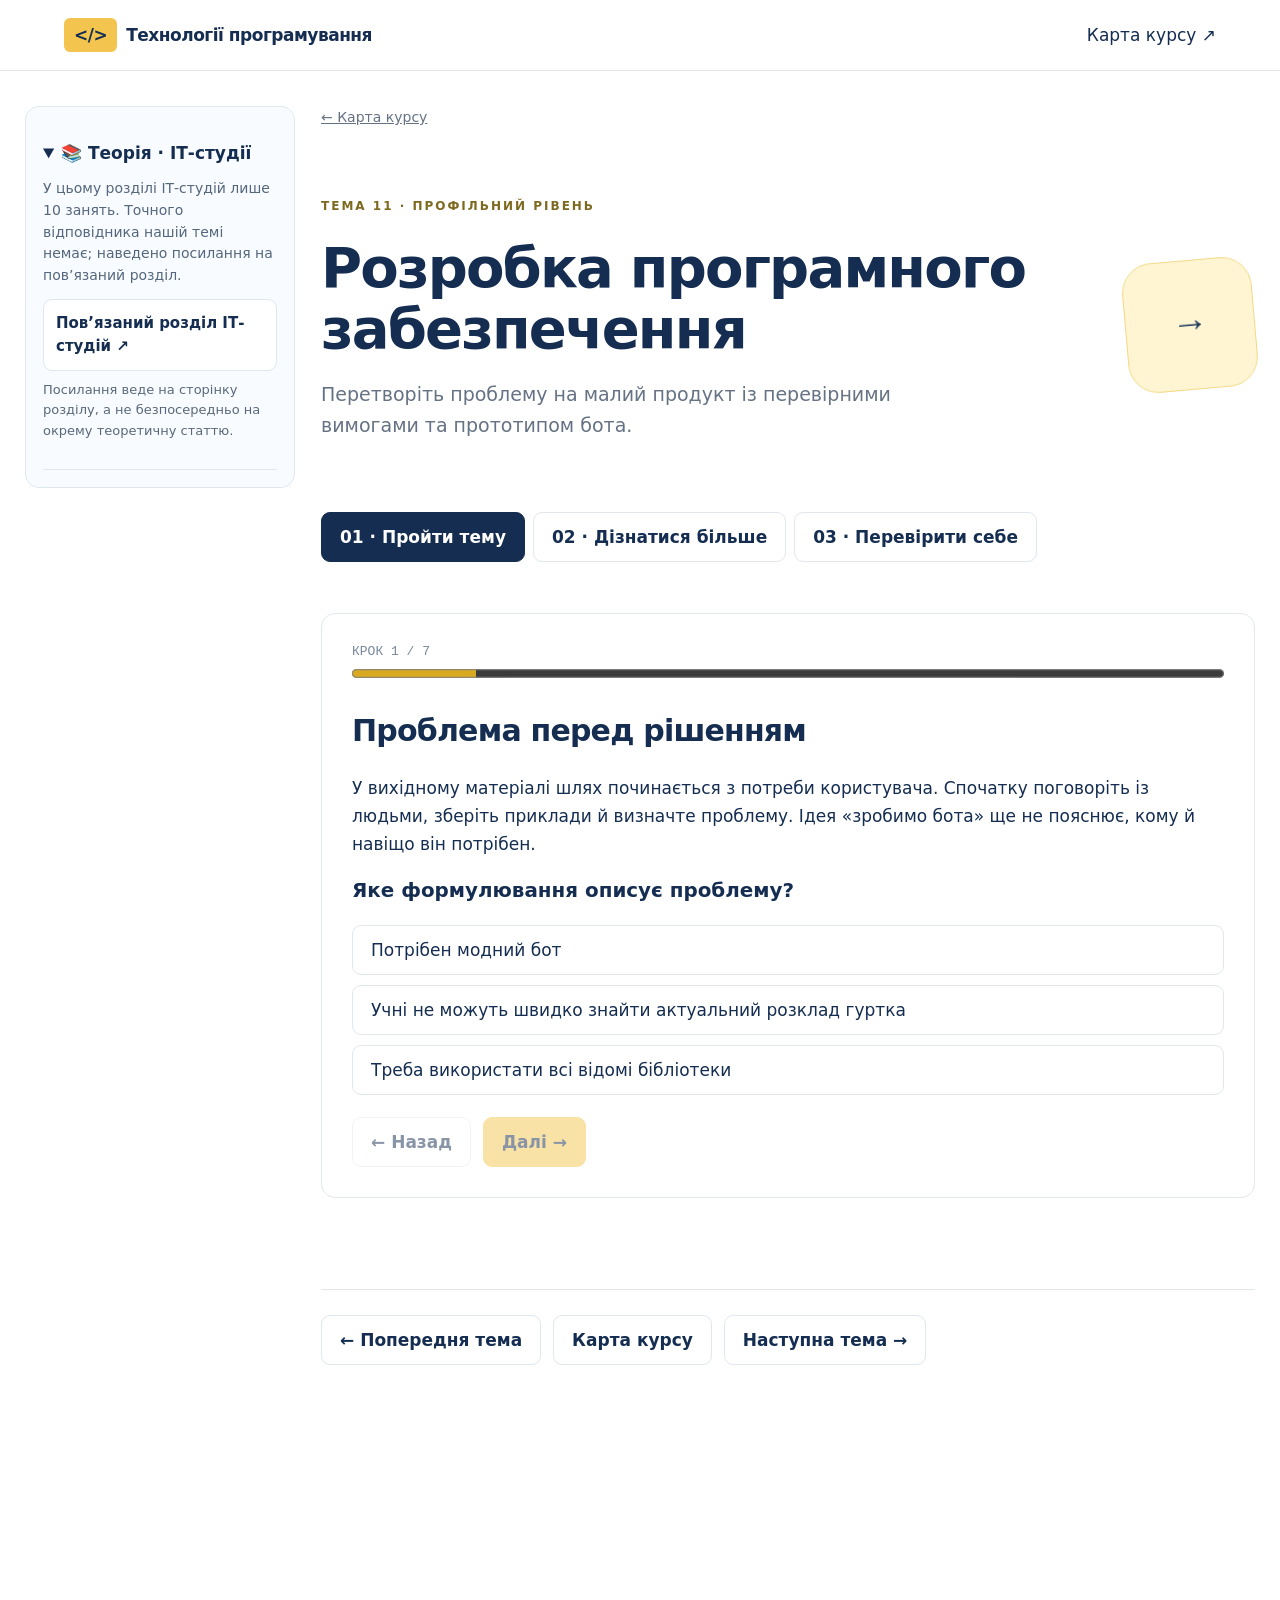
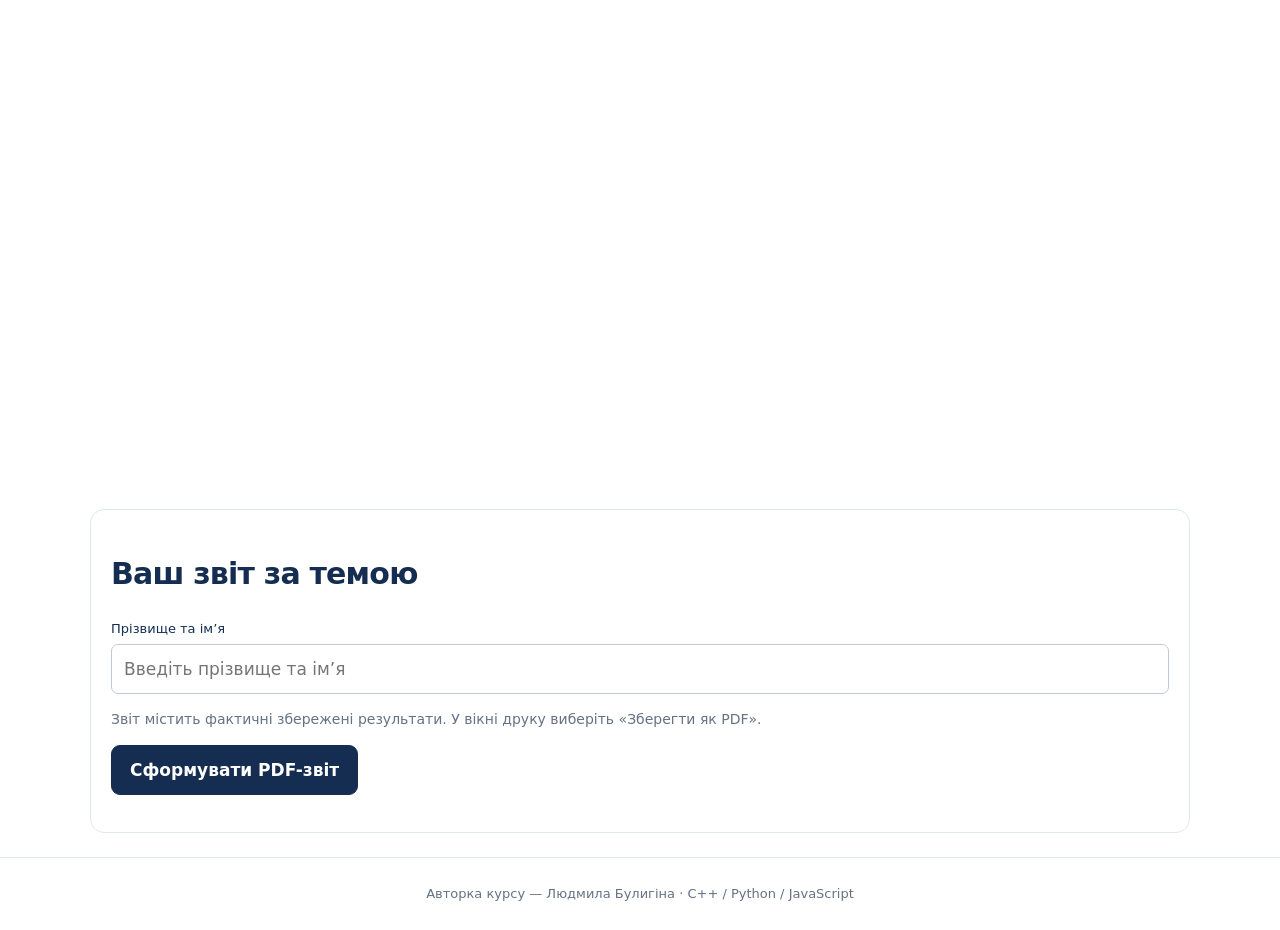
<file: lesson-11/index.html>
<!doctype html><html lang="uk"><head><meta charset="utf-8"><meta name="viewport" content="width=device-width,initial-scale=1"><meta name="description" content="Перетворіть проблему на малий продукт із перевірними вимогами та прототипом бота."><title>Розробка програмного забезпечення — Технології програмування</title><link rel="stylesheet" href="../assets/style.css"><link rel="stylesheet" href="../assets/it-theory.css"></head><body data-lesson="11"><header><a class="brand" href="../index.html"><span class="mark">&lt;/&gt;</span>Технології програмування</a><a href="../index.html#course">Карта курсу ↗</a></header><main id="app"></main><footer>Авторка курсу — Людмила Булигіна · C++ / Python / JavaScript</footer><script src="../assets/course-data.js"></script><script src="../assets/course.js"></script><script src="../assets/it-theory.js"></script><script src="../assets/pdf-report.js"></script></body></html>
</file>
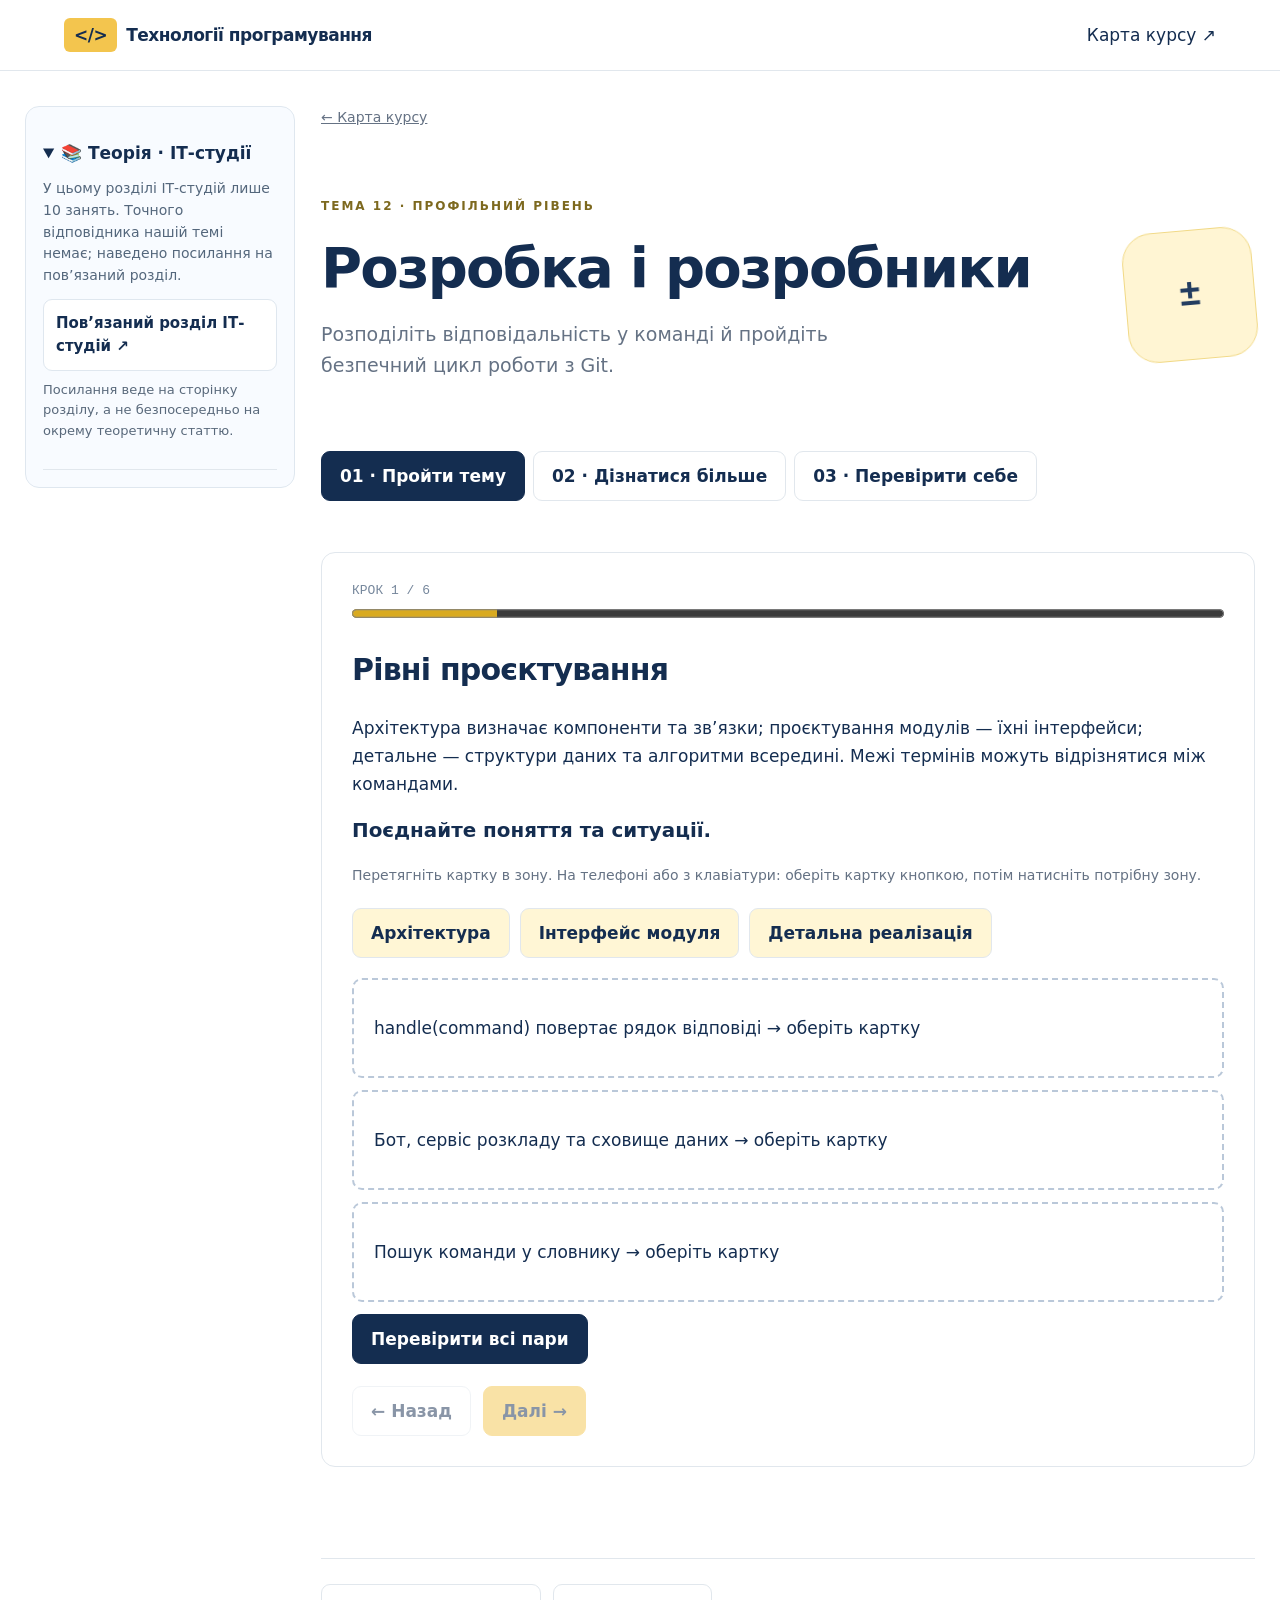
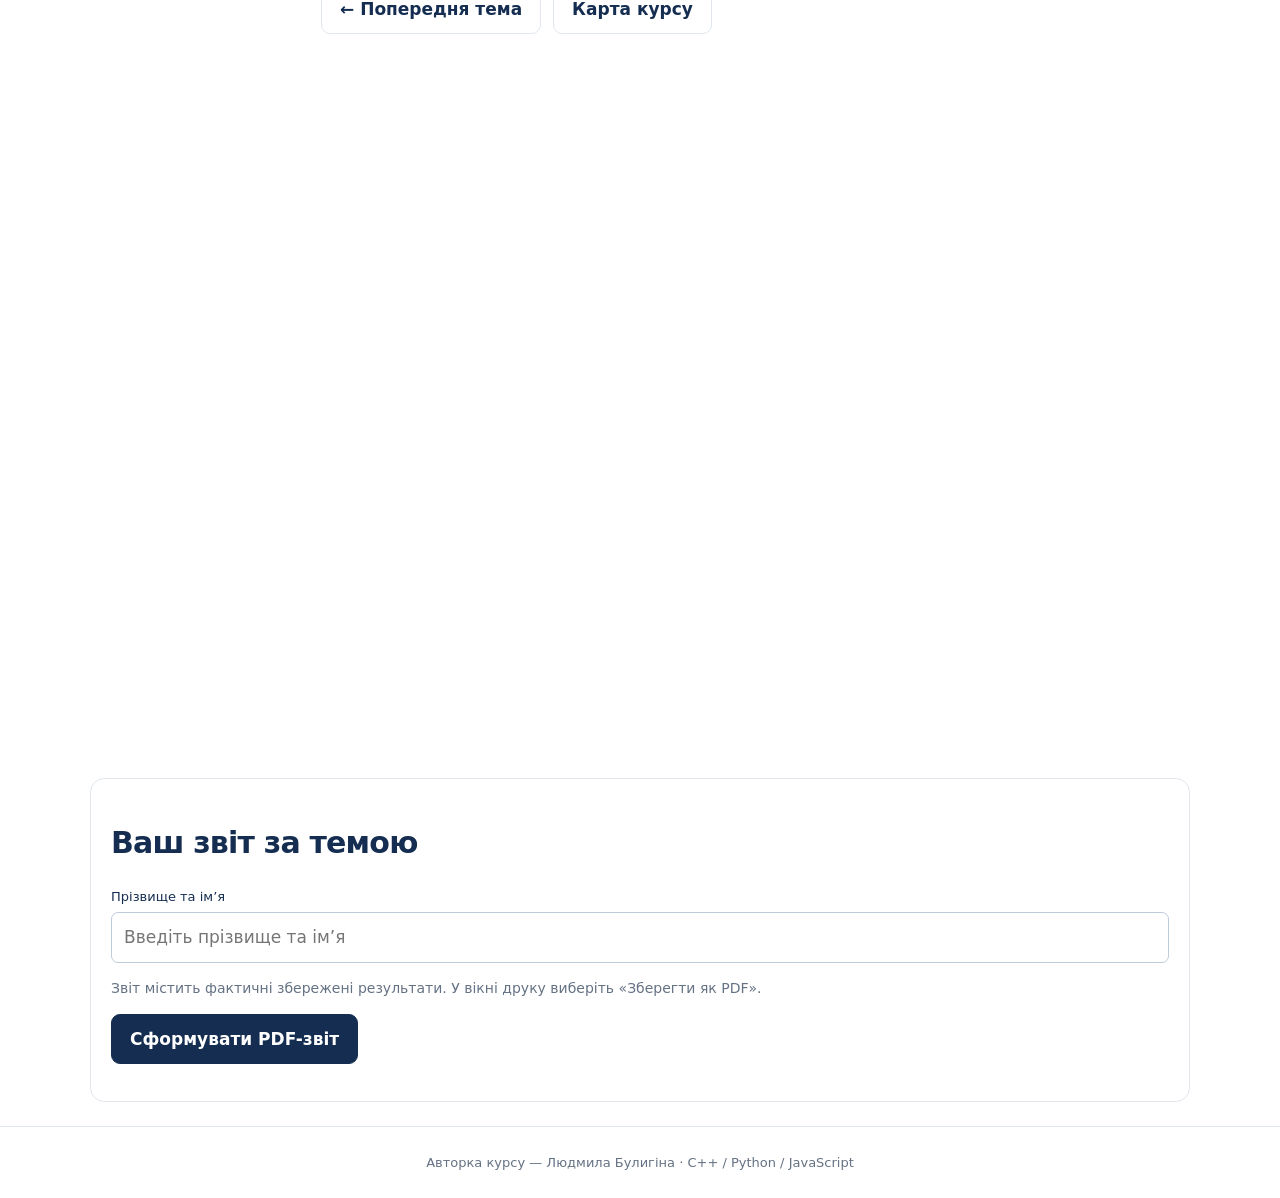
<file: lesson-12/index.html>
<!doctype html><html lang="uk"><head><meta charset="utf-8"><meta name="viewport" content="width=device-width,initial-scale=1"><meta name="description" content="Розподіліть відповідальність у команді й пройдіть безпечний цикл роботи з Git."><title>Розробка і розробники — Технології програмування</title><link rel="stylesheet" href="../assets/style.css"><link rel="stylesheet" href="../assets/it-theory.css"></head><body data-lesson="12"><header><a class="brand" href="../index.html"><span class="mark">&lt;/&gt;</span>Технології програмування</a><a href="../index.html#course">Карта курсу ↗</a></header><main id="app"></main><footer>Авторка курсу — Людмила Булигіна · C++ / Python / JavaScript</footer><script src="../assets/course-data.js"></script><script src="../assets/course.js"></script><script src="../assets/it-theory.js"></script><script src="../assets/pdf-report.js"></script></body></html>
</file>
<file: assets/style.css>
:root{--navy:#142d50;--gold:#f3c54e;--muted:#657284;--line:#e1e7ed}*{box-sizing:border-box}body{margin:0;font:17px/1.65 system-ui,sans-serif;color:var(--navy);background:#fff}button,a,input,textarea,select{font:inherit}button,a{touch-action:manipulation}button,.btn{cursor:pointer;border:1px solid var(--line);border-radius:9px;padding:10px 18px;background:white;color:var(--navy);text-decoration:none;display:inline-block;font-weight:650}button:hover,.btn:hover{border-color:var(--navy);transform:translateY(-1px)}button:focus-visible,a:focus-visible{outline:3px solid #d9a715;outline-offset:3px}.primary{background:var(--navy);color:white;border-color:var(--navy)}.gold{background:var(--gold);border-color:var(--gold)}header{border-bottom:1px solid var(--line);padding:21px max(5%,calc((100% - 1180px)/2));display:flex;justify-content:space-between;align-items:center;gap:15px}header a{color:inherit;text-decoration:none}.brand{font-weight:800;letter-spacing:-.5px}.mark{background:var(--gold);padding:7px 10px;border-radius:6px;margin-right:9px}main{max-width:1180px;margin:auto;padding:35px 25px 70px}.hero{display:grid;grid-template-columns:1.1fr .9fr;align-items:center;gap:40px;padding:35px 0 55px}.eyebrow{text-transform:uppercase;letter-spacing:2px;font-size:12px;font-weight:800;color:#7d691f}h1{font-size:clamp(40px,5.8vw,70px);line-height:1.08;letter-spacing:-2.8px;margin:20px 0}h2{font-size:30px;line-height:1.25;letter-spacing:-.8px}h3{line-height:1.35}.lead{color:var(--muted);max-width:580px;font-size:19px}.hero img{width:100%;max-height:380px;object-fit:contain}.languages{display:flex;gap:15px;margin:25px 0;color:#53657c;font:600 14px monospace}.sectionhead{display:flex;justify-content:space-between;align-items:center;border-top:1px solid var(--line);padding-top:30px}.muted{color:var(--muted)}.grid{display:grid;grid-template-columns:repeat(2,1fr);gap:16px}.card{border:1px solid var(--line);padding:24px;border-radius:12px;position:relative}.card.active{background:#f5f8fc;border-color:#c9d5e2}.num{font:500 13px monospace;color:#76879c}.card h3{margin:12px 0}.tag{font-size:12px;background:#eef2f6;border-radius:20px;padding:5px 10px;display:inline-block}.tag.ready{background:#fff0be;color:#665018}.card a{margin-top:14px}.arrow{float:right}.strip{margin-top:35px;background:#faf6e9;padding:25px 30px;border-radius:12px;display:flex;justify-content:space-between;gap:30px}.tabs{display:flex;gap:8px;flex-wrap:wrap;margin:25px 0}.tabs button[aria-selected=true]{background:var(--navy);color:white}.panel{border:1px solid var(--line);border-radius:14px;padding:30px;margin-bottom:25px}.stepbar{display:flex;gap:7px;margin:15px 0}.stepbar span{height:5px;background:#e7ecf1;flex:1}.stepbar .done{background:var(--gold)}.options{display:grid;gap:10px;margin:20px 0}.options button{text-align:left;font-weight:500}.feedback{padding:13px 16px;background:#f4f7fa;margin-top:16px;border-radius:8px;min-height:50px}.success{color:#176849}.error{color:#a43e29}.row{display:flex;gap:12px;align-items:center;flex-wrap:wrap}.runners{display:grid;grid-template-columns:repeat(3,1fr);gap:15px}.runner{border:1px solid var(--line);border-radius:10px;overflow:hidden}.runner h3{padding:15px;margin:0;background:#f2f5f8}.runner .inside{padding:14px}textarea.code{background:#14283f;color:#eff5fd;font:14px/1.6 monospace;width:100%;min-height:220px;resize:vertical;padding:14px;border:0;border-radius:7px;tab-size:4}textarea.stdin{width:100%;height:70px;border:1px solid var(--line);border-radius:7px;padding:8px;font:14px monospace}pre.output{white-space:pre-wrap;overflow-wrap:anywhere;background:#f0f4f8;min-height:70px;padding:12px;font-size:14px}label{display:block;font-size:13px;margin:12px 0 5px}progress{width:100%;accent-color:#d9aa20}.tokens{display:flex;gap:10px;flex-wrap:wrap;margin:20px 0}.token{background:#fff6d5}.drop{border:2px dashed #bac8d9;padding:20px;border-radius:10px;min-height:100px;margin:12px 0}.token.chosen{outline:3px solid #c4981a}.path{background:#f3f6fa;padding:18px;border-left:4px solid var(--gold);margin:20px 0;font-weight:650}.small{font-size:14px}.hidden{display:none!important}footer{border-top:1px solid var(--line);padding:25px;color:#657284;font-size:13px;text-align:center}details{border-bottom:1px solid var(--line);padding:16px 0}summary{cursor:pointer;font-weight:650}@media(max-width:760px){.hero{grid-template-columns:1fr;gap:0;padding-top:5px}.hero img{max-height:230px;grid-row:2}.grid,.runners{grid-template-columns:1fr}h1{letter-spacing:-1.5px}.strip{display:block}header{font-size:13px;padding:15px}.panel{padding:20px}main{padding:25px 18px}.sectionhead{display:block}}
.lessonhead{display:flex;align-items:center;justify-content:space-between;gap:25px;margin-top:35px}.lessonhead h1{font-size:clamp(35px,4.6vw,56px);max-width:820px;letter-spacing:-1.8px}.lessonbadge{width:130px;height:130px;flex:none;display:grid;place-items:center;border-radius:30px;background:#fff5d3;border:1px solid #f1d986;color:#233d60;font:700 37px monospace;transform:rotate(-5deg)}.spread{justify-content:space-between}.sample{background:#14283f;color:#f4f7fb;white-space:pre-wrap;overflow-wrap:anywhere;border-radius:10px;padding:20px;font:15px/1.7 monospace}input,select{border:1px solid #becbdb;border-radius:7px;padding:10px 12px;max-width:100%;background:white;color:#142d50}input:focus,textarea:focus,select:focus{outline:3px solid #e8cb72;outline-offset:2px}input[aria-invalid=true]{border:2px solid #b54b39}button:disabled{opacity:.5;cursor:default;transform:none}.matchzone{display:block;width:100%;text-align:left;font-weight:500}.orderrow{display:flex;align-items:center;gap:6px;margin:6px 0;background:#f0f4f8;padding:10px;border-radius:8px}.orderrow span{flex:1}.orderrow button{padding:4px 10px}.notes{display:block;width:100%;min-height:140px;border:1px solid #b6c4d6;padding:15px;border-radius:9px;font:inherit;margin:10px 0}.task{background:#fff9e9;border-left:4px solid #e7b62b;padding:20px;border-radius:5px;margin-bottom:20px}.task p{margin:8px 0}.tablewrap{overflow:auto}table{border-collapse:collapse;width:100%;font-size:15px}td,th{border:1px solid #dce3ec;padding:12px;text-align:left;vertical-align:top}td pre{white-space:pre-wrap;overflow-wrap:anywhere;margin:0;font-size:13px}th{background:#f0f4f8}.labsection{margin:40px 0}.runners{margin-top:25px}.runner textarea.code{min-height:310px}.runner .btn{margin-top:10px}.runner button{margin-top:8px;font-size:14px}.runner .row{gap:5px}.test-results{white-space:pre-wrap;overflow-wrap:anywhere;line-height:1.6;margin:15px 0}.demo-output{margin-top:20px;padding:18px;background:#f3f6fa;border-radius:10px;overflow:auto}.demo-output .tag{margin:6px}.lessonnav{margin-top:40px;border-top:1px solid #e1e7ed;padding-top:25px}.chat{background:#f3f6fa;padding:10px 20px;border-radius:12px;max-height:330px;overflow:auto}.chat p:nth-child(even){background:#fff0bc;border-radius:8px;padding:8px 14px}.panel #quiz-next{margin-top:20px}.mini-progress{display:block;margin-top:12px;color:#42705b;font-size:12px}.welcome-points{display:flex;gap:20px;flex-wrap:wrap;margin:28px 0}.welcome-points div{border-left:3px solid #e6b833;padding-left:12px;font-size:13px}.welcome-points b{display:block;font-size:20px}.coursegroup{margin-top:35px}.coursegroup h2{font-size:23px}.coursegroup .grid{grid-template-columns:repeat(2,1fr)}.card{display:flex;flex-direction:column}.card .btn{align-self:flex-start;margin-top:auto}.card p{font-size:14px;margin:0 0 20px}.card .tag{align-self:flex-start;margin-bottom:15px}.card .num{display:block}.coursegroup .card h3{font-size:21px;min-height:57px}.hero{grid-template-columns:1fr 1.1fr}.hero img{max-height:390px}header .brand{white-space:normal}footer a{color:inherit}@media(max-width:900px){.coursegroup .grid{grid-template-columns:repeat(2,1fr)}}@media(max-width:760px){.hero,.coursegroup .grid{grid-template-columns:1fr}.lessonbadge{width:75px;height:75px;font-size:23px;border-radius:18px}.lessonhead{align-items:flex-start;gap:10px}.lessonhead h1{font-size:32px;letter-spacing:-1px}.lessonhead .lead{font-size:17px}.orderrow{flex-wrap:wrap}.orderrow span{min-width:100%}.demo-output{padding:10px}table{font-size:13px}td,th{padding:8px}.tabs button{font-size:14px}header{gap:10px}.coursegroup .card h3{min-height:0}.lessonhead{display:block}.lessonbadge{display:none}}
</file>
<file: assets/it-theory.css>
/* Теорія ІТ-студій: адаптивна бічна панель */
body.it-has-theory main#app{max-width:1360px;display:grid;grid-template-columns:minmax(220px,270px) minmax(0,1fr);align-items:start;gap:26px}
body.it-has-theory main#app>.it-theory{grid-column:1;grid-row:1 / span 30;position:sticky;top:12px}
body.it-has-theory main#app>:not(.it-theory){grid-column:2;min-width:0}
.it-theory{border:1px solid #dfe7ef;background:#f8fbff;border-radius:14px;padding:17px;color:#142d50;font-size:15px;line-height:1.55}
.it-theory summary{font-weight:800;cursor:pointer;font-size:17px}.it-theory p{font-size:14px;color:#54677c;margin:12px 0}.it-theory a{display:block;overflow-wrap:anywhere;padding:12px;background:#fff;border:1px solid #dfe7ef;border-radius:9px;text-decoration:none;color:#142d50;font-weight:650}.it-theory a:hover,.it-theory a:focus-visible{border-color:#142d50;text-decoration:underline}.it-theory .it-source{font-size:13px;color:#59697b;margin-top:9px}
@media(max-width:850px){body.it-has-theory main#app{display:block}body.it-has-theory main#app>.it-theory{position:static;margin:0 0 20px}}
</file>
